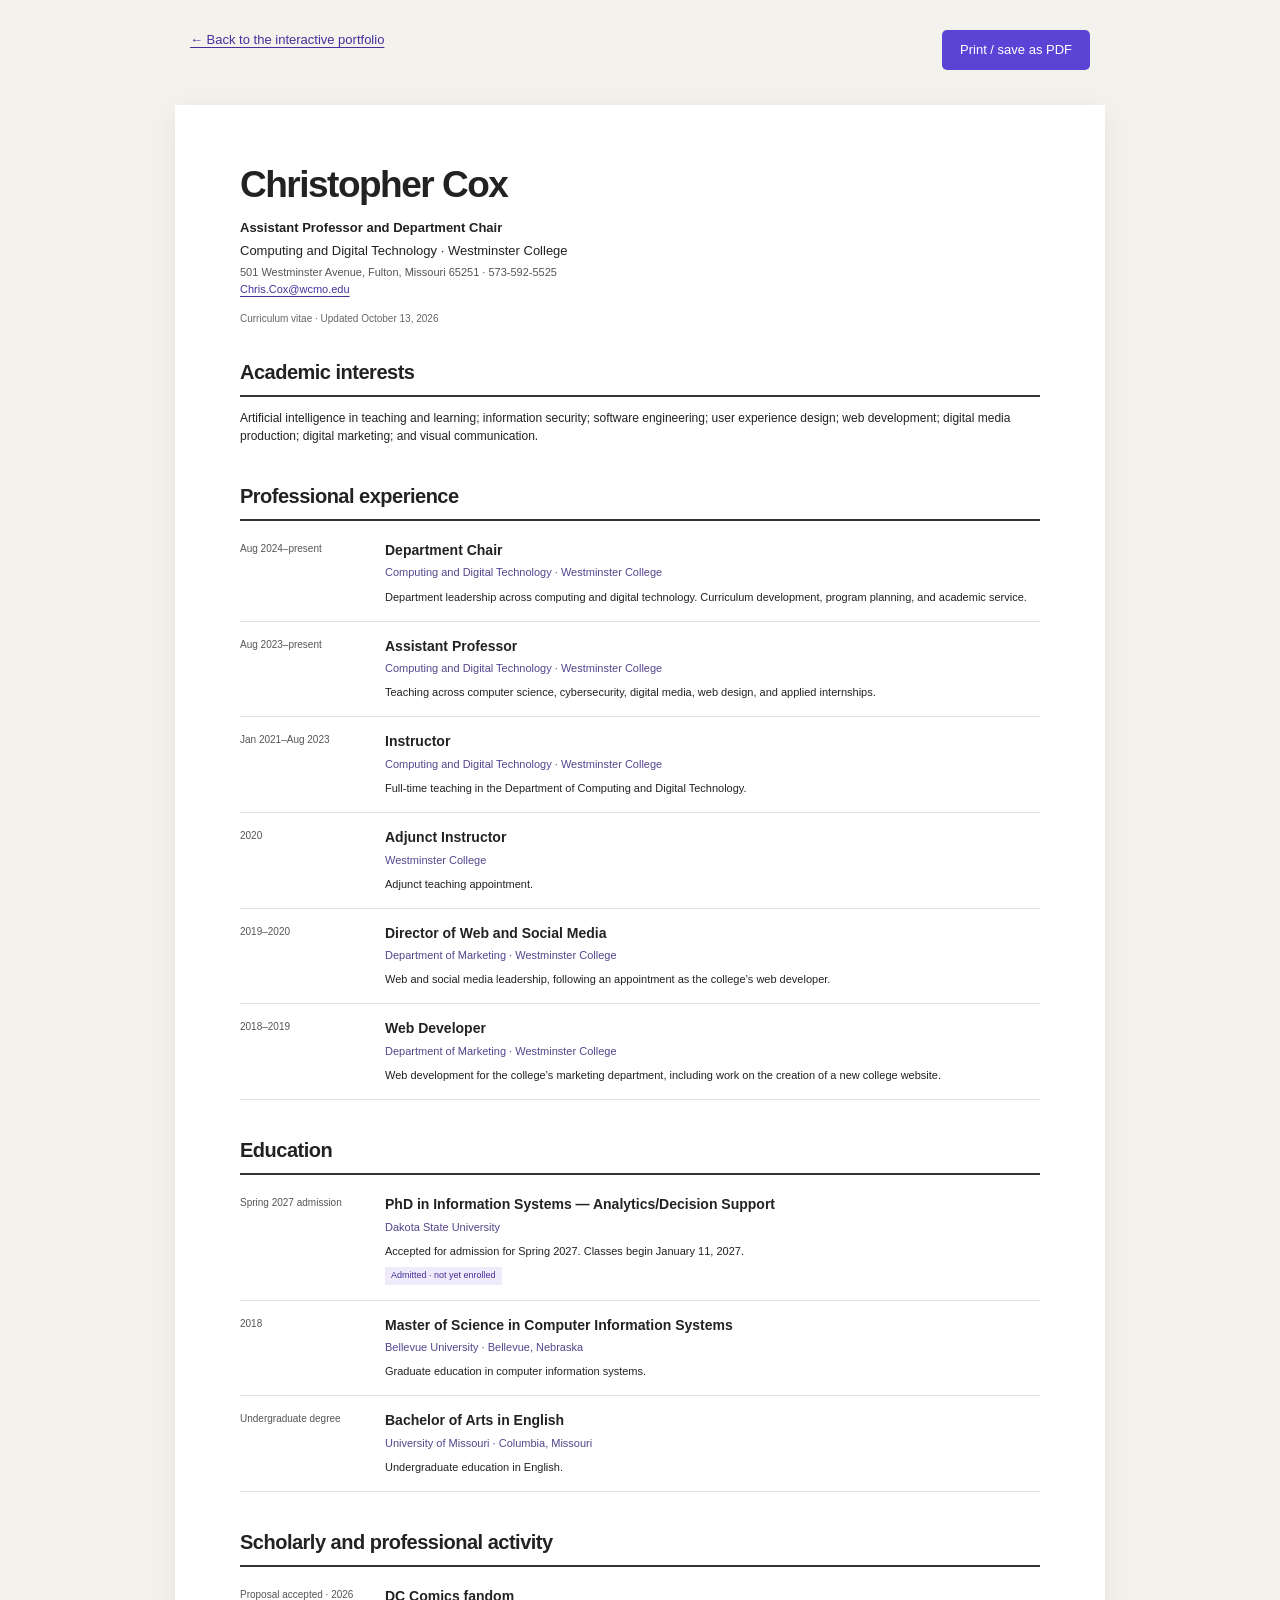
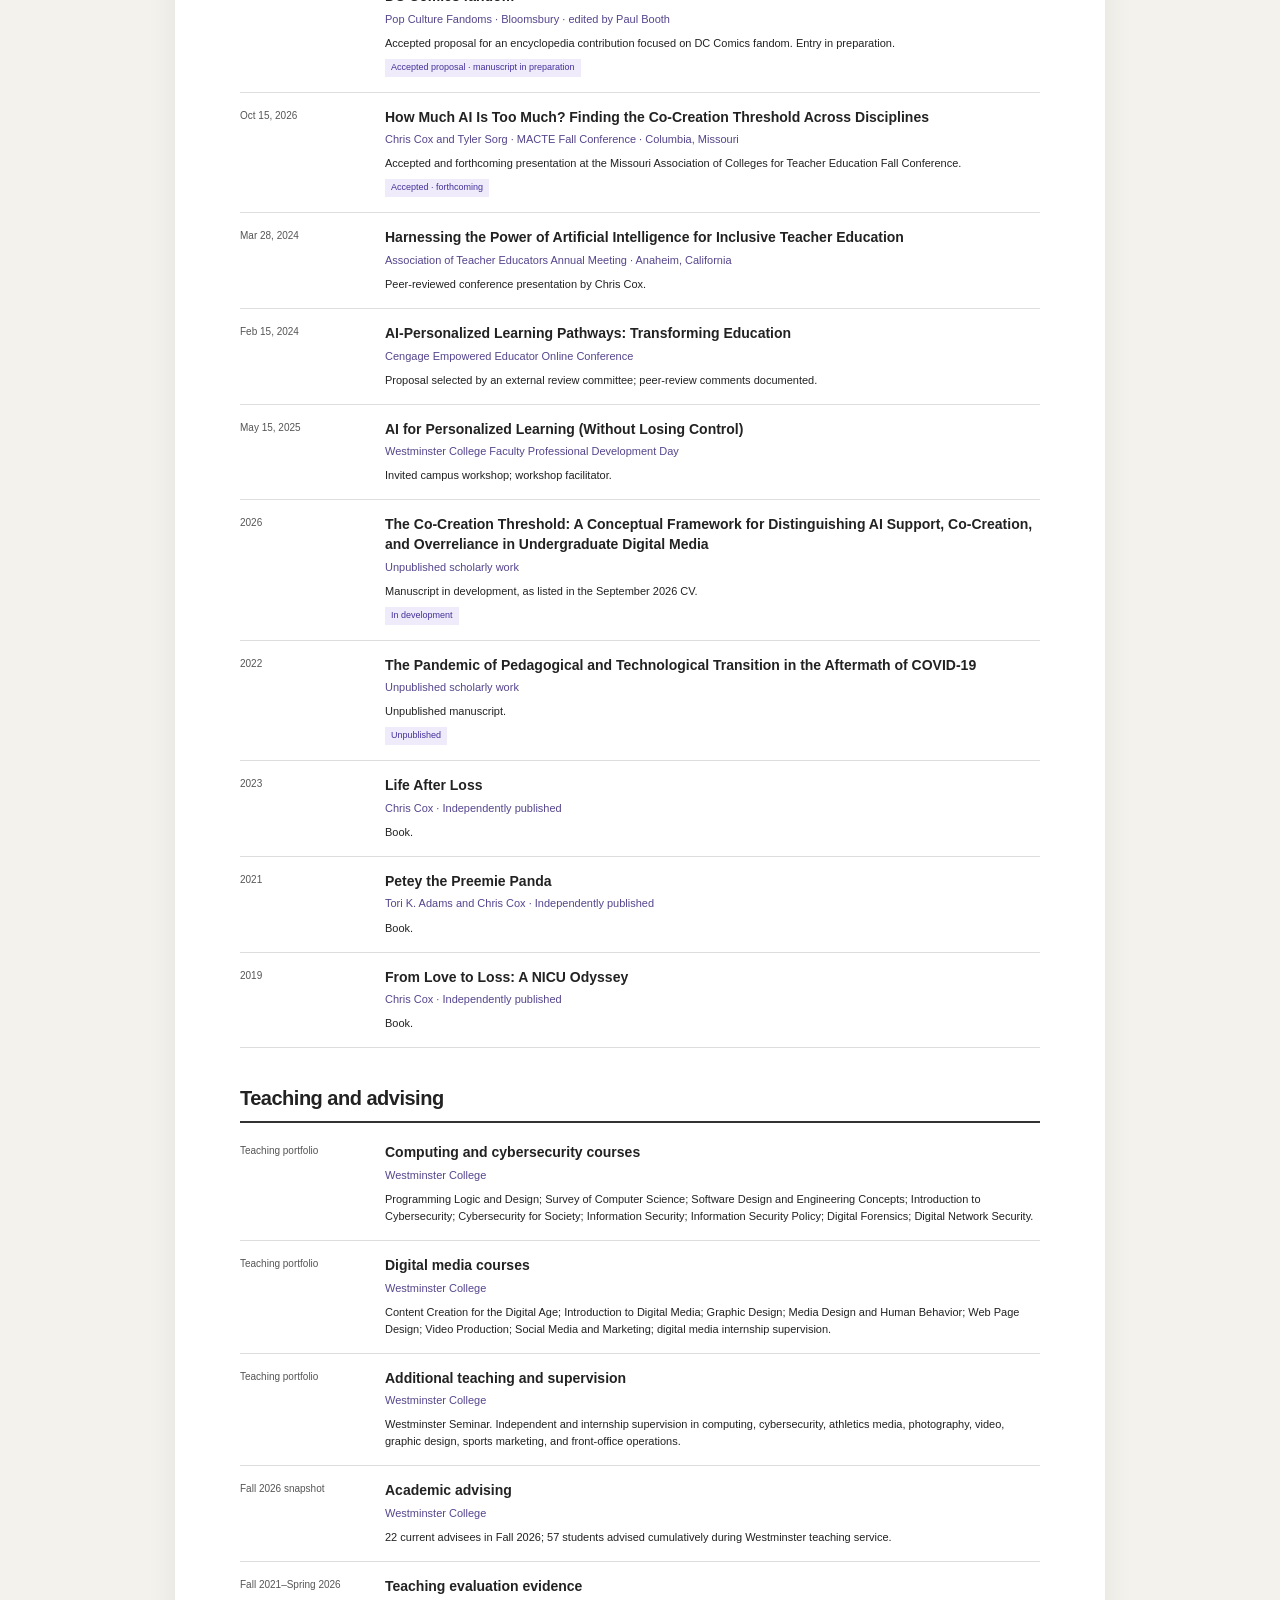
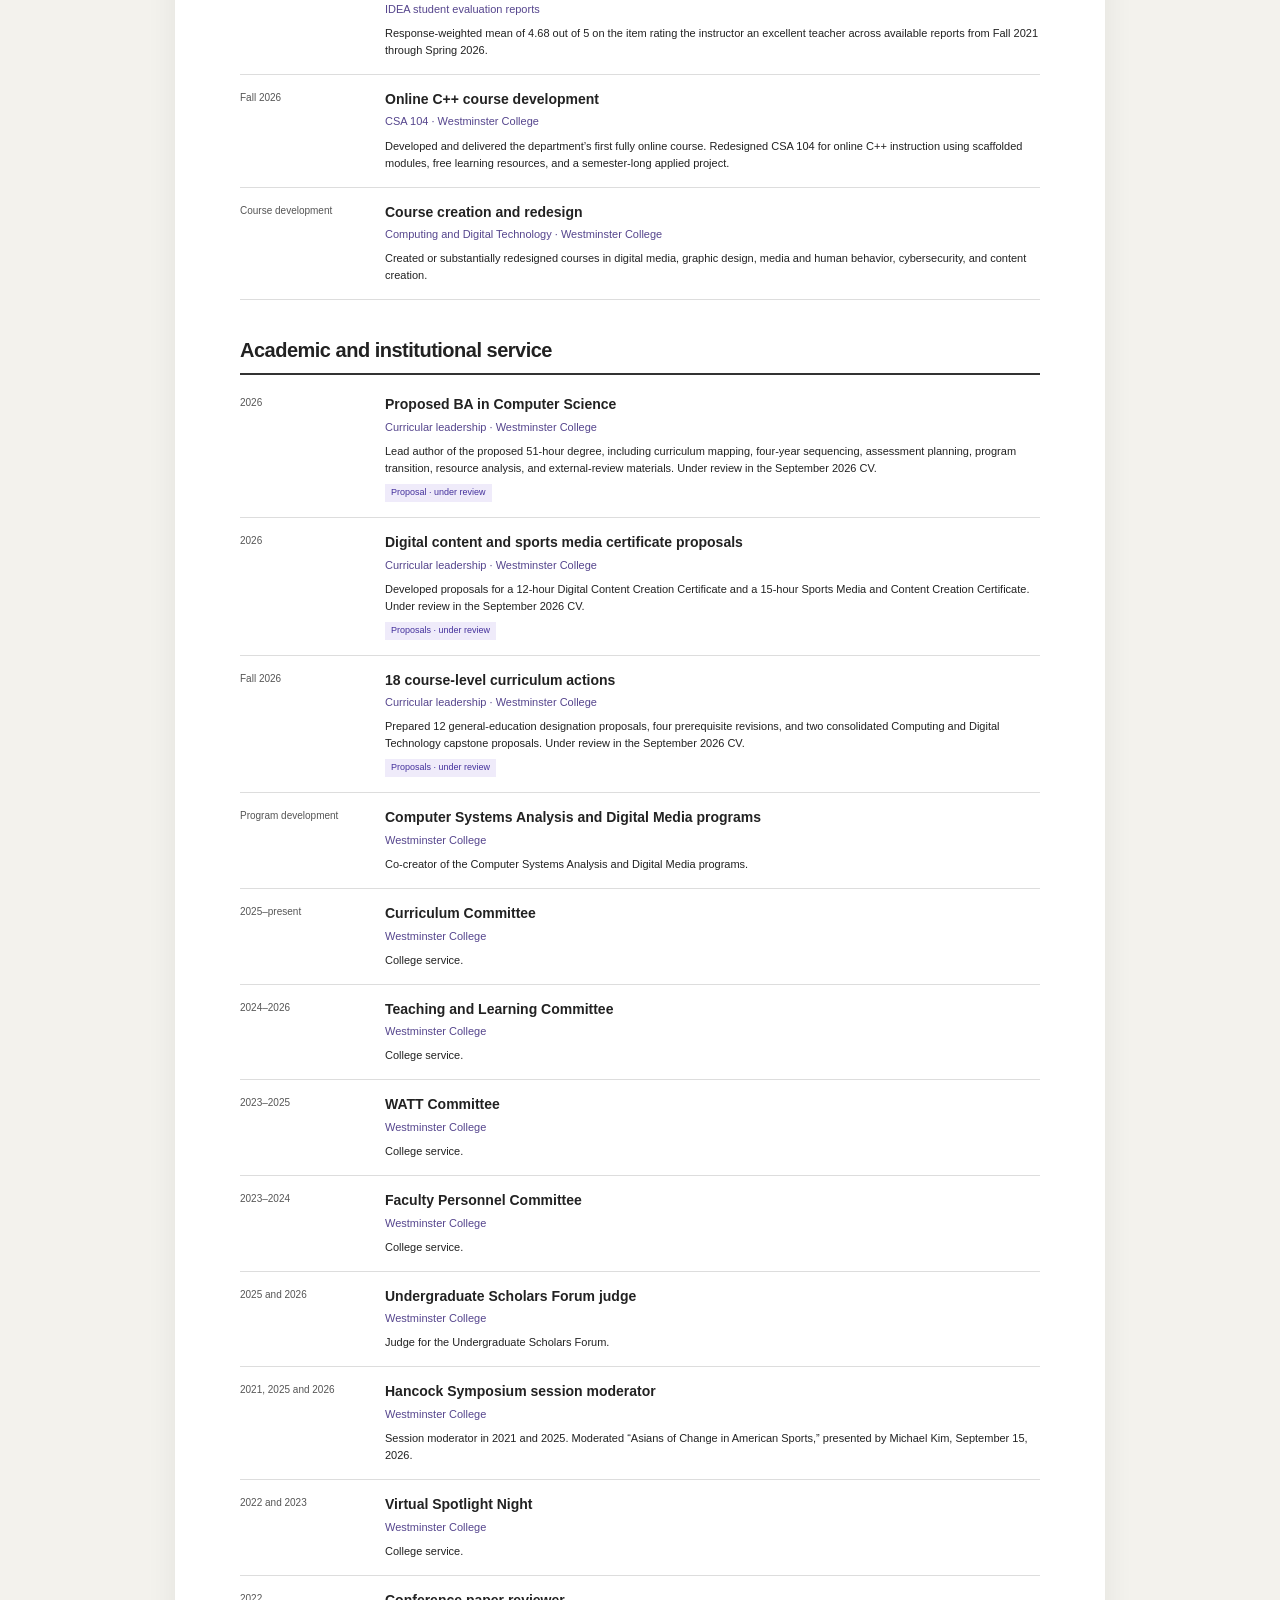
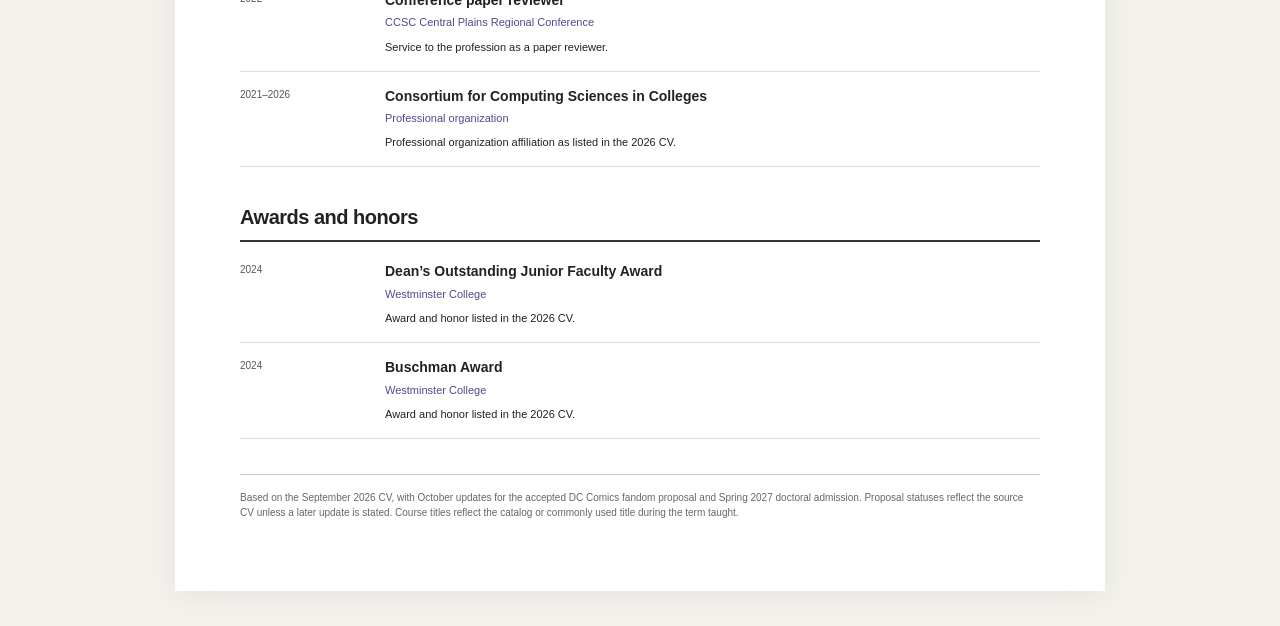
<file: cv.html>
<!doctype html><html lang="en"><head><meta charset="utf-8"><meta name="viewport" content="width=device-width,initial-scale=1"><meta name="description" content="Christopher Cox — Curriculum Vitae. Computing and Digital Technology, Westminster College."><title>Christopher Cox — Curriculum Vitae</title><link rel="icon" href="assets/favicon.svg"><style>
*{box-sizing:border-box}body{font-family:Arial,Helvetica,sans-serif;color:#222;background:#f3f2ed;line-height:1.55;margin:0;font-size:13px}a{color:#44319c;text-underline-offset:3px}a:focus-visible,button:focus-visible{outline:3px solid #5b44d5;outline-offset:4px}.paper{max-width:930px;margin:35px auto;padding:60px 65px;background:white;box-shadow:0 5px 30px #0001}.print-toolbar{max-width:930px;margin:30px auto 0;display:flex;justify-content:space-between;gap:20px;padding:0 15px;font-size:13px}.print-toolbar button{font:inherit;background:#5b44d5;border:0;border-radius:5px;padding:10px 18px;color:white;cursor:pointer}h1{font-size:37px;line-height:1.1;letter-spacing:-1.5px;margin:0 0 12px}header>p{margin:3px 0}.contact{font-size:11px;color:#555}.update{font-size:10px;color:#666;margin-top:13px!important}h2{font-size:20px;letter-spacing:-.5px;border-bottom:2px solid #333;padding-bottom:7px;margin:35px 0 5px}h3{font-size:14px;line-height:1.4;margin:0}.intro h2{margin-top:30px}.intro p{font-size:12px}.cv-entry{display:grid;grid-template-columns:125px 1fr;gap:20px;padding:15px 0;border-bottom:1px solid #ddd;break-inside:avoid}.entry-meta p{font-size:10px;margin:0;color:#555}.entry-meta span,.tags{display:none}.entry-org{font-size:11px;color:#55458d;margin:4px 0 7px}.entry-text{font-size:11px;margin:0}.entry-status{display:inline-block;font-size:9px;margin-top:7px;padding:2px 6px;background:#efebfa;color:#44319c}.footer-note{font-size:10px;color:#666;margin-top:35px;border-top:1px solid #ccc;padding-top:15px}
@media(max-width:650px){.paper{margin:20px 12px;padding:30px 24px}.cv-entry{grid-template-columns:1fr;gap:6px}.print-toolbar{align-items:center}.print-toolbar button{padding:9px 11px;font-size:11px}h1{font-size:32px}}
@page{size:letter;margin:.6in}
@media print{body{background:#fff;font-size:11px}.print-toolbar{display:none}.paper{max-width:none;padding:0;margin:0;box-shadow:none}h1{font-size:29px}h2{break-after:avoid;font-size:16px;margin-top:24px}.cv-entry{grid-template-columns:115px 1fr;padding:10px 0;gap:16px}h3{font-size:12px}.entry-text{font-size:10px}.entry-org{font-size:10px;color:#333}.entry-status{background:none;border:1px solid #aaa;color:#222;font-size:8px}a{color:inherit;text-decoration:none}.footer-note{font-size:8px}}
</style></head><body><div class="print-toolbar"><a href="index.html#cv">← Back to the interactive portfolio</a><button id="print">Print / save as PDF</button></div><main class="paper"><header><h1>Christopher Cox</h1><p><strong>Assistant Professor and Department Chair</strong></p><p>Computing and Digital Technology · Westminster College</p><p class="contact">501 Westminster Avenue, Fulton, Missouri 65251 · 573-592-5525<br><a href="mailto:Chris.Cox@wcmo.edu">Chris.Cox@wcmo.edu</a></p><p class="update">Curriculum vitae · Updated October 13, 2026</p></header><section class="intro"><h2>Academic interests</h2><p>Artificial intelligence in teaching and learning; information security; software engineering; user experience design; web development; digital media production; digital marketing; and visual communication.</p></section><section><h2>Professional experience</h2><article class="cv-entry" data-index="0">
      <div class="entry-meta"><p>Aug 2024–present</p><span>Experience</span></div>
      <div><h3>Department Chair</h3><p class="entry-org">Computing and Digital Technology · Westminster College</p><p class="entry-text">Department leadership across computing and digital technology. Curriculum development, program planning, and academic service.</p><div class="tags"><span>Leadership</span><span>Curriculum</span><span>Computing</span></div></div>
    </article>
<article class="cv-entry" data-index="1">
      <div class="entry-meta"><p>Aug 2023–present</p><span>Experience</span></div>
      <div><h3>Assistant Professor</h3><p class="entry-org">Computing and Digital Technology · Westminster College</p><p class="entry-text">Teaching across computer science, cybersecurity, digital media, web design, and applied internships.</p><div class="tags"><span>Teaching</span><span>Web development</span><span>Cybersecurity</span></div></div>
    </article>
<article class="cv-entry" data-index="2">
      <div class="entry-meta"><p>Jan 2021–Aug 2023</p><span>Experience</span></div>
      <div><h3>Instructor</h3><p class="entry-org">Computing and Digital Technology · Westminster College</p><p class="entry-text">Full-time teaching in the Department of Computing and Digital Technology.</p><div class="tags"><span>Teaching</span><span>Computing</span><span>Digital media</span></div></div>
    </article>
<article class="cv-entry" data-index="3">
      <div class="entry-meta"><p>2020</p><span>Experience</span></div>
      <div><h3>Adjunct Instructor</h3><p class="entry-org">Westminster College</p><p class="entry-text">Adjunct teaching appointment.</p><div class="tags"><span>Teaching</span></div></div>
    </article>
<article class="cv-entry" data-index="4">
      <div class="entry-meta"><p>2019–2020</p><span>Experience</span></div>
      <div><h3>Director of Web and Social Media</h3><p class="entry-org">Department of Marketing · Westminster College</p><p class="entry-text">Web and social media leadership, following an appointment as the college’s web developer.</p><div class="tags"><span>Web development</span><span>Digital marketing</span><span>Leadership</span></div></div>
    </article>
<article class="cv-entry" data-index="5">
      <div class="entry-meta"><p>2018–2019</p><span>Experience</span></div>
      <div><h3>Web Developer</h3><p class="entry-org">Department of Marketing · Westminster College</p><p class="entry-text">Web development for the college’s marketing department, including work on the creation of a new college website.</p><div class="tags"><span>Web development</span><span>User experience</span><span>Digital communication</span></div></div>
    </article></section>
<section><h2>Education</h2><article class="cv-entry" data-index="6">
      <div class="entry-meta"><p>Spring 2027 admission</p><span>Education</span></div>
      <div><h3>PhD in Information Systems — Analytics/Decision Support</h3><p class="entry-org">Dakota State University</p><p class="entry-text">Accepted for admission for Spring 2027. Classes begin January 11, 2027.</p><span class="entry-status">Admitted · not yet enrolled</span><div class="tags"><span>Information systems</span><span>Analytics</span></div></div>
    </article>
<article class="cv-entry" data-index="7">
      <div class="entry-meta"><p>2018</p><span>Education</span></div>
      <div><h3>Master of Science in Computer Information Systems</h3><p class="entry-org">Bellevue University · Bellevue, Nebraska</p><p class="entry-text">Graduate education in computer information systems.</p><div class="tags"><span>Information systems</span><span>Computing</span></div></div>
    </article>
<article class="cv-entry" data-index="8">
      <div class="entry-meta"><p>Undergraduate degree</p><span>Education</span></div>
      <div><h3>Bachelor of Arts in English</h3><p class="entry-org">University of Missouri · Columbia, Missouri</p><p class="entry-text">Undergraduate education in English.</p><div class="tags"><span>Writing</span><span>Communication</span></div></div>
    </article></section>
<section><h2>Scholarly and professional activity</h2><article class="cv-entry" data-index="9">
      <div class="entry-meta"><p>Proposal accepted · 2026</p><span>Scholarship</span></div>
      <div><h3>DC Comics fandom</h3><p class="entry-org">Pop Culture Fandoms · Bloomsbury · edited by Paul Booth</p><p class="entry-text">Accepted proposal for an encyclopedia contribution focused on DC Comics fandom. Entry in preparation.</p><span class="entry-status">Accepted proposal · manuscript in preparation</span><div class="tags"><span>DC Comics</span><span>Fandom</span><span>Digital culture</span><span>Writing</span></div></div>
    </article>
<article class="cv-entry" data-index="10">
      <div class="entry-meta"><p>Oct 15, 2026</p><span>Scholarship</span></div>
      <div><h3>How Much AI Is Too Much? Finding the Co-Creation Threshold Across Disciplines</h3><p class="entry-org">Chris Cox and Tyler Sorg · MACTE Fall Conference · Columbia, Missouri</p><p class="entry-text">Accepted and forthcoming presentation at the Missouri Association of Colleges for Teacher Education Fall Conference.</p><span class="entry-status">Accepted · forthcoming</span><div class="tags"><span>AI</span><span>Teaching</span><span>Conference</span></div></div>
    </article>
<article class="cv-entry" data-index="11">
      <div class="entry-meta"><p>Mar 28, 2024</p><span>Scholarship</span></div>
      <div><h3>Harnessing the Power of Artificial Intelligence for Inclusive Teacher Education</h3><p class="entry-org">Association of Teacher Educators Annual Meeting · Anaheim, California</p><p class="entry-text">Peer-reviewed conference presentation by Chris Cox.</p><div class="tags"><span>AI</span><span>Inclusive education</span><span>Conference</span></div></div>
    </article>
<article class="cv-entry" data-index="12">
      <div class="entry-meta"><p>Feb 15, 2024</p><span>Scholarship</span></div>
      <div><h3>AI-Personalized Learning Pathways: Transforming Education</h3><p class="entry-org">Cengage Empowered Educator Online Conference</p><p class="entry-text">Proposal selected by an external review committee; peer-review comments documented.</p><div class="tags"><span>AI</span><span>Teaching</span><span>Conference</span></div></div>
    </article>
<article class="cv-entry" data-index="13">
      <div class="entry-meta"><p>May 15, 2025</p><span>Scholarship</span></div>
      <div><h3>AI for Personalized Learning (Without Losing Control)</h3><p class="entry-org">Westminster College Faculty Professional Development Day</p><p class="entry-text">Invited campus workshop; workshop facilitator.</p><div class="tags"><span>AI</span><span>Faculty development</span><span>Workshop</span></div></div>
    </article>
<article class="cv-entry" data-index="14">
      <div class="entry-meta"><p>2026</p><span>Scholarship</span></div>
      <div><h3>The Co-Creation Threshold: A Conceptual Framework for Distinguishing AI Support, Co-Creation, and Overreliance in Undergraduate Digital Media</h3><p class="entry-org">Unpublished scholarly work</p><p class="entry-text">Manuscript in development, as listed in the September 2026 CV.</p><span class="entry-status">In development</span><div class="tags"><span>AI</span><span>Digital media</span><span>Teaching</span></div></div>
    </article>
<article class="cv-entry" data-index="15">
      <div class="entry-meta"><p>2022</p><span>Scholarship</span></div>
      <div><h3>The Pandemic of Pedagogical and Technological Transition in the Aftermath of COVID-19</h3><p class="entry-org">Unpublished scholarly work</p><p class="entry-text">Unpublished manuscript.</p><span class="entry-status">Unpublished</span><div class="tags"><span>Teaching</span><span>Technology</span><span>Writing</span></div></div>
    </article>
<article class="cv-entry" data-index="16">
      <div class="entry-meta"><p>2023</p><span>Scholarship</span></div>
      <div><h3>Life After Loss</h3><p class="entry-org">Chris Cox · Independently published</p><p class="entry-text">Book.</p><div class="tags"><span>Book</span><span>Writing</span></div></div>
    </article>
<article class="cv-entry" data-index="17">
      <div class="entry-meta"><p>2021</p><span>Scholarship</span></div>
      <div><h3>Petey the Preemie Panda</h3><p class="entry-org">Tori K. Adams and Chris Cox · Independently published</p><p class="entry-text">Book.</p><div class="tags"><span>Book</span><span>Writing</span></div></div>
    </article>
<article class="cv-entry" data-index="18">
      <div class="entry-meta"><p>2019</p><span>Scholarship</span></div>
      <div><h3>From Love to Loss: A NICU Odyssey</h3><p class="entry-org">Chris Cox · Independently published</p><p class="entry-text">Book.</p><div class="tags"><span>Book</span><span>Writing</span></div></div>
    </article></section>
<section><h2>Teaching and advising</h2><article class="cv-entry" data-index="19">
      <div class="entry-meta"><p>Teaching portfolio</p><span>Teaching</span></div>
      <div><h3>Computing and cybersecurity courses</h3><p class="entry-org">Westminster College</p><p class="entry-text">Programming Logic and Design; Survey of Computer Science; Software Design and Engineering Concepts; Introduction to Cybersecurity; Cybersecurity for Society; Information Security; Information Security Policy; Digital Forensics; Digital Network Security.</p><div class="tags"><span>Computing</span><span>Cybersecurity</span><span>Programming</span></div></div>
    </article>
<article class="cv-entry" data-index="20">
      <div class="entry-meta"><p>Teaching portfolio</p><span>Teaching</span></div>
      <div><h3>Digital media courses</h3><p class="entry-org">Westminster College</p><p class="entry-text">Content Creation for the Digital Age; Introduction to Digital Media; Graphic Design; Media Design and Human Behavior; Web Page Design; Video Production; Social Media and Marketing; digital media internship supervision.</p><div class="tags"><span>Web development</span><span>Digital media</span><span>Design</span></div></div>
    </article>
<article class="cv-entry" data-index="21">
      <div class="entry-meta"><p>Teaching portfolio</p><span>Teaching</span></div>
      <div><h3>Additional teaching and supervision</h3><p class="entry-org">Westminster College</p><p class="entry-text">Westminster Seminar. Independent and internship supervision in computing, cybersecurity, athletics media, photography, video, graphic design, sports marketing, and front-office operations.</p><div class="tags"><span>Advising</span><span>Teaching</span><span>Digital media</span></div></div>
    </article>
<article class="cv-entry" data-index="22">
      <div class="entry-meta"><p>Fall 2026 snapshot</p><span>Teaching</span></div>
      <div><h3>Academic advising</h3><p class="entry-org">Westminster College</p><p class="entry-text">22 current advisees in Fall 2026; 57 students advised cumulatively during Westminster teaching service.</p><div class="tags"><span>Advising</span><span>Student support</span></div></div>
    </article>
<article class="cv-entry" data-index="23">
      <div class="entry-meta"><p>Fall 2021–Spring 2026</p><span>Teaching</span></div>
      <div><h3>Teaching evaluation evidence</h3><p class="entry-org">IDEA student evaluation reports</p><p class="entry-text">Response-weighted mean of 4.68 out of 5 on the item rating the instructor an excellent teacher across available reports from Fall 2021 through Spring 2026.</p><div class="tags"><span>Teaching</span><span>Assessment</span></div></div>
    </article>
<article class="cv-entry" data-index="24">
      <div class="entry-meta"><p>Fall 2026</p><span>Teaching</span></div>
      <div><h3>Online C++ course development</h3><p class="entry-org">CSA 104 · Westminster College</p><p class="entry-text">Developed and delivered the department’s first fully online course. Redesigned CSA 104 for online C++ instruction using scaffolded modules, free learning resources, and a semester-long applied project.</p><div class="tags"><span>C++</span><span>Online learning</span><span>Instructional design</span></div></div>
    </article>
<article class="cv-entry" data-index="25">
      <div class="entry-meta"><p>Course development</p><span>Teaching</span></div>
      <div><h3>Course creation and redesign</h3><p class="entry-org">Computing and Digital Technology · Westminster College</p><p class="entry-text">Created or substantially redesigned courses in digital media, graphic design, media and human behavior, cybersecurity, and content creation.</p><div class="tags"><span>Curriculum</span><span>Design</span><span>Cybersecurity</span></div></div>
    </article></section>
<section><h2>Academic and institutional service</h2><article class="cv-entry" data-index="26">
      <div class="entry-meta"><p>2026</p><span>Leadership</span></div>
      <div><h3>Proposed BA in Computer Science</h3><p class="entry-org">Curricular leadership · Westminster College</p><p class="entry-text">Lead author of the proposed 51-hour degree, including curriculum mapping, four-year sequencing, assessment planning, program transition, resource analysis, and external-review materials. Under review in the September 2026 CV.</p><span class="entry-status">Proposal · under review</span><div class="tags"><span>Leadership</span><span>Curriculum</span><span>Computer science</span></div></div>
    </article>
<article class="cv-entry" data-index="27">
      <div class="entry-meta"><p>2026</p><span>Leadership</span></div>
      <div><h3>Digital content and sports media certificate proposals</h3><p class="entry-org">Curricular leadership · Westminster College</p><p class="entry-text">Developed proposals for a 12-hour Digital Content Creation Certificate and a 15-hour Sports Media and Content Creation Certificate. Under review in the September 2026 CV.</p><span class="entry-status">Proposals · under review</span><div class="tags"><span>Leadership</span><span>Digital media</span><span>Curriculum</span></div></div>
    </article>
<article class="cv-entry" data-index="28">
      <div class="entry-meta"><p>Fall 2026</p><span>Leadership</span></div>
      <div><h3>18 course-level curriculum actions</h3><p class="entry-org">Curricular leadership · Westminster College</p><p class="entry-text">Prepared 12 general-education designation proposals, four prerequisite revisions, and two consolidated Computing and Digital Technology capstone proposals. Under review in the September 2026 CV.</p><span class="entry-status">Proposals · under review</span><div class="tags"><span>Leadership</span><span>Curriculum</span><span>Assessment</span></div></div>
    </article>
<article class="cv-entry" data-index="29">
      <div class="entry-meta"><p>Program development</p><span>Leadership</span></div>
      <div><h3>Computer Systems Analysis and Digital Media programs</h3><p class="entry-org">Westminster College</p><p class="entry-text">Co-creator of the Computer Systems Analysis and Digital Media programs.</p><div class="tags"><span>Leadership</span><span>Computing</span><span>Digital media</span></div></div>
    </article>
<article class="cv-entry" data-index="30">
      <div class="entry-meta"><p>2025–present</p><span>Leadership</span></div>
      <div><h3>Curriculum Committee</h3><p class="entry-org">Westminster College</p><p class="entry-text">College service.</p><div class="tags"><span>Service</span><span>Curriculum</span></div></div>
    </article>
<article class="cv-entry" data-index="31">
      <div class="entry-meta"><p>2024–2026</p><span>Leadership</span></div>
      <div><h3>Teaching and Learning Committee</h3><p class="entry-org">Westminster College</p><p class="entry-text">College service.</p><div class="tags"><span>Service</span><span>Teaching</span></div></div>
    </article>
<article class="cv-entry" data-index="32">
      <div class="entry-meta"><p>2023–2025</p><span>Leadership</span></div>
      <div><h3>WATT Committee</h3><p class="entry-org">Westminster College</p><p class="entry-text">College service.</p><div class="tags"><span>Service</span></div></div>
    </article>
<article class="cv-entry" data-index="33">
      <div class="entry-meta"><p>2023–2024</p><span>Leadership</span></div>
      <div><h3>Faculty Personnel Committee</h3><p class="entry-org">Westminster College</p><p class="entry-text">College service.</p><div class="tags"><span>Service</span></div></div>
    </article>
<article class="cv-entry" data-index="34">
      <div class="entry-meta"><p>2025 and 2026</p><span>Leadership</span></div>
      <div><h3>Undergraduate Scholars Forum judge</h3><p class="entry-org">Westminster College</p><p class="entry-text">Judge for the Undergraduate Scholars Forum.</p><div class="tags"><span>Service</span><span>Scholarship</span></div></div>
    </article>
<article class="cv-entry" data-index="35">
      <div class="entry-meta"><p>2021, 2025 and 2026</p><span>Leadership</span></div>
      <div><h3>Hancock Symposium session moderator</h3><p class="entry-org">Westminster College</p><p class="entry-text">Session moderator in 2021 and 2025. Moderated “Asians of Change in American Sports,” presented by Michael Kim, September 15, 2026.</p><div class="tags"><span>Service</span><span>Digital culture</span></div></div>
    </article>
<article class="cv-entry" data-index="36">
      <div class="entry-meta"><p>2022 and 2023</p><span>Leadership</span></div>
      <div><h3>Virtual Spotlight Night</h3><p class="entry-org">Westminster College</p><p class="entry-text">College service.</p><div class="tags"><span>Service</span></div></div>
    </article>
<article class="cv-entry" data-index="37">
      <div class="entry-meta"><p>2022</p><span>Leadership</span></div>
      <div><h3>Conference paper reviewer</h3><p class="entry-org">CCSC Central Plains Regional Conference</p><p class="entry-text">Service to the profession as a paper reviewer.</p><div class="tags"><span>Service</span><span>Peer review</span><span>Computing</span></div></div>
    </article>
<article class="cv-entry" data-index="38">
      <div class="entry-meta"><p>2021–2026</p><span>Leadership</span></div>
      <div><h3>Consortium for Computing Sciences in Colleges</h3><p class="entry-org">Professional organization</p><p class="entry-text">Professional organization affiliation as listed in the 2026 CV.</p><div class="tags"><span>Computing</span><span>Professional service</span></div></div>
    </article></section>
<section><h2>Awards and honors</h2><article class="cv-entry" data-index="39">
      <div class="entry-meta"><p>2024</p><span>Awards</span></div>
      <div><h3>Dean’s Outstanding Junior Faculty Award</h3><p class="entry-org">Westminster College</p><p class="entry-text">Award and honor listed in the 2026 CV.</p><div class="tags"><span>Award</span><span>Teaching</span></div></div>
    </article>
<article class="cv-entry" data-index="40">
      <div class="entry-meta"><p>2024</p><span>Awards</span></div>
      <div><h3>Buschman Award</h3><p class="entry-org">Westminster College</p><p class="entry-text">Award and honor listed in the 2026 CV.</p><div class="tags"><span>Award</span></div></div>
    </article></section><p class="footer-note">Based on the September 2026 CV, with October updates for the accepted DC Comics fandom proposal and Spring 2027 doctoral admission. Proposal statuses reflect the source CV unless a later update is stated. Course titles reflect the catalog or commonly used title during the term taught.</p></main><script>document.getElementById('print').addEventListener('click',function(){window.print()});</script></body></html>
</file>
